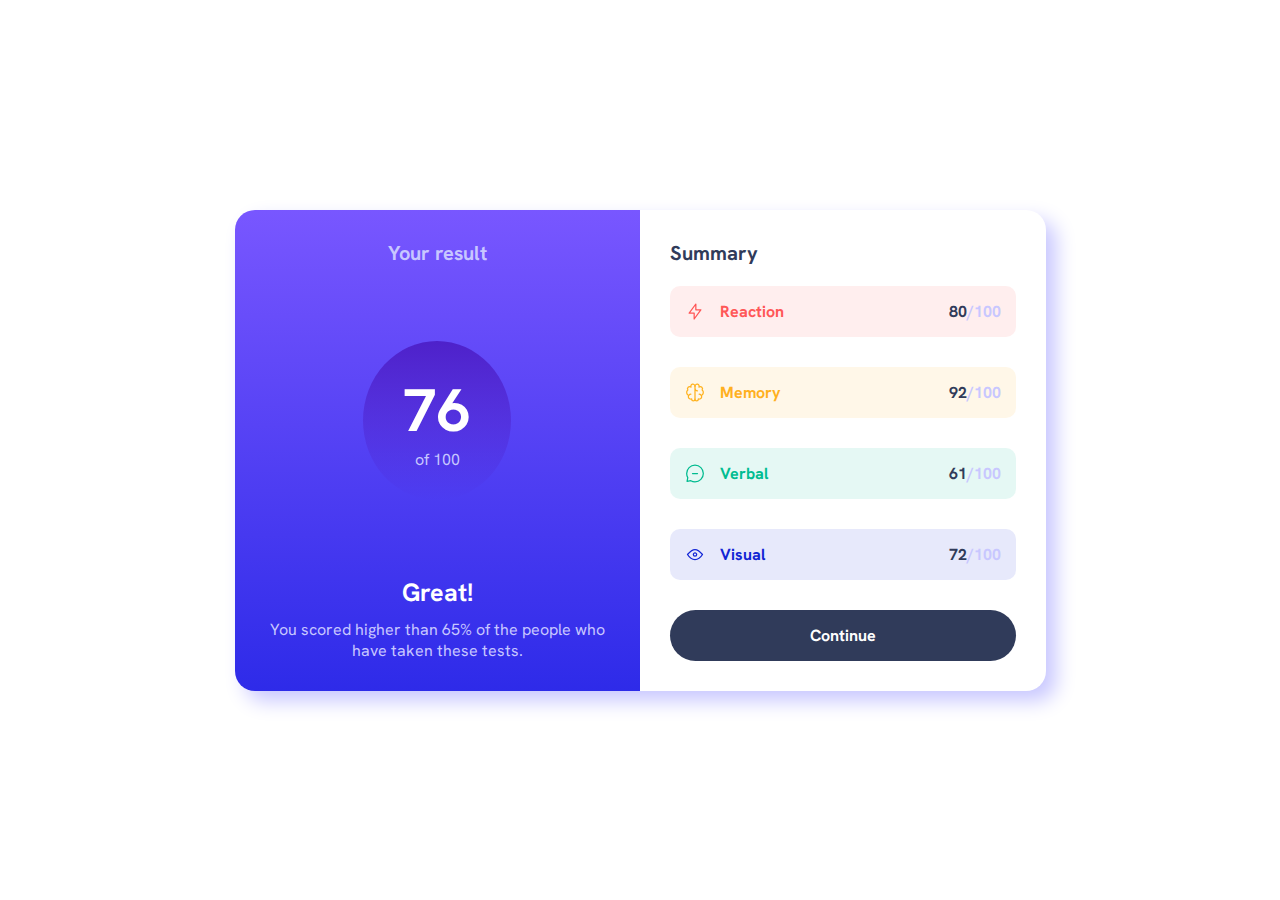
<file: results-summary/index.html>
<!DOCTYPE html>
<html lang="en">
<head>
    <meta charset="UTF-8">
    <meta name="viewport" content="width=device-width, initial-scale=1.0">
    <title>Results Summary</title>
    <link rel="shortcut icon" href="assets/img/favicon-32x32.png" type="image/x-icon">
    <link rel="stylesheet" href="assets/style.css">
</head>
<body>
    <main class="main">
        <div class="card-container">
            <div class="left-side">
                <p id="left-side-title">Your result</p>

                <div class="result-number">
                    <h2>76</h2>
                    <p>of 100</p>
                </div>

                <div class="result-status">
                    <h2>Great!</h2>
                    <p>You scored higher than 65% of the people who have taken these tests.</p>
                </div>
            </div>

            <div class="right-side">
                <p id="right-side-title">Summary</p>

                <div class="topics-list">
                    <div class="topic reaction">
                        <div class="label-topic">
                            <img src="assets/img/icon-reaction.svg" alt="">
                            <p>Reaction</p>
                        </div>

                        <div class="topic-result">
                            <p><span class="topic-result-highlight">80</span>/100</p>
                        </div>
                    </div>

                    <div class="topic memory">
                        <div class="label-topic">
                            <img src="assets/img/icon-memory.svg" alt="">
                            <p>Memory</p>
                        </div>

                        <div class="topic-result">
                            <p><span class="topic-result-highlight">92</span>/100</p>
                        </div>
                    </div>

                    <div class="topic verbal">
                        <div class="label-topic">
                            <img src="assets/img/icon-verbal.svg" alt="">
                            <p>Verbal</p>
                        </div>

                        <div class="topic-result">
                            <p><span class="topic-result-highlight">61</span>/100</p>
                        </div>
                    </div>

                    <div class="topic visual">
                        <div class="label-topic">
                            <img src="assets/img/icon-visual.svg" alt="">
                            <p>Visual</p>
                        </div>

                        <div class="topic-result">
                            <p><span class="topic-result-highlight">72</span>/100</p>
                        </div>
                    </div>
                </div>

                <a href="#" class="btn-continue">Continue</a>
            </div>
        </div>
    </main>
</body>
</html>
</file>
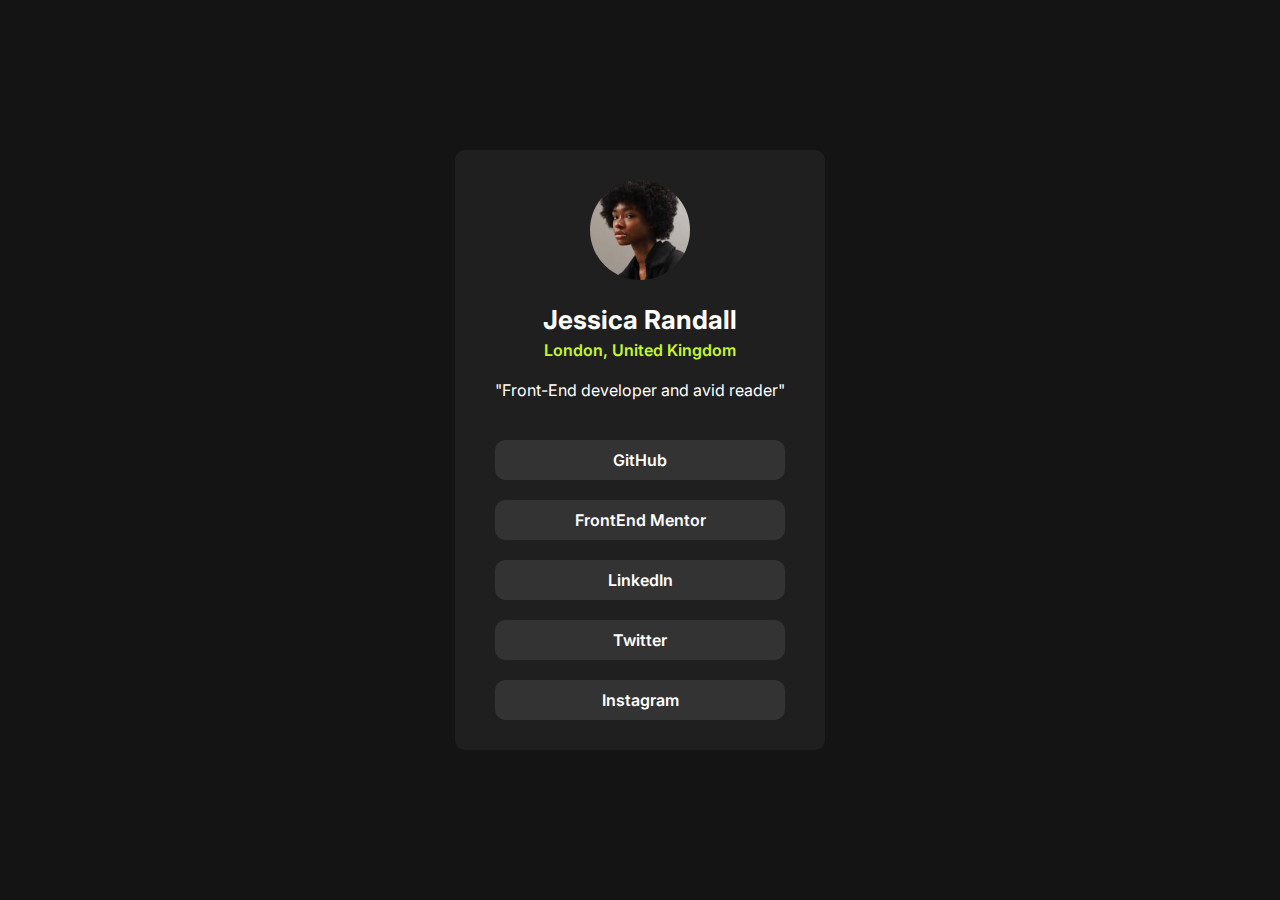
<file: social-links-profile/index.html>
<!DOCTYPE html>
<html lang="en">
<head>
    <meta charset="UTF-8">
    <meta name="viewport" content="width=device-width, initial-scale=1.0">
    <title>Social Links Profile</title>
    <link rel="stylesheet" href="assets/style.css">
    <link rel="shortcut icon" href="assets/img/favicon-32x32.png" type="image/x-icon">
</head>
<body>
    <div class="container">
        <div class="card-container">
            <div class="avatar-image">
                <img src="assets/img/avatar-jessica.jpeg" alt="">
            </div>


            <div class="avatar-info">
                <h1>Jessica Randall</h1>
                <p>London, United Kingdom</p>
            </div>

            <div class="avatar-role">
                <p>"Front-End developer and avid reader"</p>
            </div>

            <div class="links">
                <a href="#" class="link">GitHub</a>
                <a href="#" class="link">FrontEnd Mentor</a>
                <a href="#" class="link">LinkedIn</a>
                <a href="#" class="link">Twitter</a>
                <a href="#" class="link">Instagram</a>
            </div>
        </div>
    </div>
</body>
</html>
</file>
<file: results-summary/assets/style.css>
@import url('https://fonts.googleapis.com/css2?family=Hanken+Grotesk:ital,wght@0,100..900;1,100..900&display=swap');

*{
    margin: 0;
    padding: 0;
    box-sizing: border-box;
}

:root{
    --light-slate-blue: hsl(252, 100%, 67%);
    --light-royal-blue: hsl(241, 81%, 54%);
    --light-lavender: hsl(241, 100%, 89%);
    --violet-blue: hsla(256, 72%, 46%, 1);
    --persian-blue: hsla(241, 72%, 46%, 0);
    --cobalt-blue: hsl(234, 85%, 45%);
    --cobalt-blue-bg: hsl(234, 85%, 45%, 0.1);
    --dark-gray-blue: hsl(224, 30%, 27%);
    --light-red: hsl(0, 100%, 67%);
    --light-red-bg: hsla(0, 100%, 67%, 0.1);
    --orangey-yellow: hsl(39, 100%, 56%);
    --orangey-yellow-bg: hsl(39, 100%, 56%, 0.1);
    --green-teal: hsl(166, 100%, 37%);
    --green-teal-bg: hsl(166, 100%, 37%, 0.1);
    --pale-blue: hsl(221, 100%, 96%);
}

body{
    font-family: "Hanken Grotesk", sans-serif;
    color: #fff;
}

.main{
    width: 100vw;
    height: 100vh;
    display: flex;
    justify-content: center;
    align-items: center;
}

.card-container{
    display: flex;
    box-shadow: 10px 10px 20px var(--light-lavender);
    border-radius: 20px;
}

.left-side{
    width: 50%;
    background-image: linear-gradient(180deg, var(--light-slate-blue) , var(--light-royal-blue) );
    display: flex;
    flex-direction: column;
    align-items: center;
    justify-content: space-between;
    text-align: center;
    border-radius: 20px 0px 0px 20px;
    padding: 30px;
}

.left-side p{
    color: var(--light-lavender);
}

#left-side-title{
    color: var(--light-lavender);
    font-size: 20px;
    font-weight: 700;
    margin-bottom: 20px;
}

.result-number{
    background-image: linear-gradient(0deg, var(--persian-blue),  var(--violet-blue));
    padding: 30px 40px;
    border-radius: 50%;
    margin-bottom: 20px;
}

.result-number h2{
    font-size: 60px;
}

.result-status h2{
    font-size: 25px;
    margin-bottom: 10px;
}

.right-side{
    width: 50%;
    padding: 30px;
    border-radius:  0px 20px 20px 0px;
}

#right-side-title{
    color: var(--dark-gray-blue);
    font-weight: 700;
    font-size: 20px;
    margin-bottom: 20px;
}

.topics-list{
    display: flex;
    flex-direction: column;
    gap: 30px;
    margin-bottom: 30px;
}

.topic{
    display: flex;
    justify-content: space-between;
    padding: 15px;
    border-radius: 10px;
}

.label-topic{
    display: flex;
    gap: 15px;
    font-weight: 700;
}

.topic-result p{
    color: var(--light-lavender);
    font-weight: 700;
}

.topic-result-highlight {
    color: var(--dark-gray-blue);
}

.reaction{
    color: var(--light-red);
    background-color: var(--light-red-bg);
}

.memory{
    color: var(--orangey-yellow);
    background-color: var(--orangey-yellow-bg);
}

.verbal{
    color: var(--green-teal);
    background-color: var(--green-teal-bg);
}

.visual{
    color: var(--cobalt-blue);
    background-color: var(--cobalt-blue-bg);
}

.btn-continue{
    background-color: var(--dark-gray-blue);
    width: 100%;
    display: inline-block;
    color: #fff;
    text-decoration: none;
    padding: 15px;
    border-radius: 50px;
    text-align: center;
    font-weight: 700;
}

.btn-continue:hover{
    background-image: linear-gradient(180deg, var(--light-slate-blue) , var(--light-royal-blue) );
}

@media (max-width: 900px){
    .card-container{
        width: 80%;
    }
}

@media (max-width: 720px){
    .label-topic img{
        display: none;
    }
}

@media (max-width: 600px) {
    .card-container{
        flex-direction: column;
    }

    .left-side{
        width: 100%;
        border-radius: 20px 20px 0px 0px;
    }

    .right-side{
        width: 100%;
    }

    .label-topic img{
        display: inline-block;
    }
}

@media (max-width: 400px) {
    .result-status p{
        display: none;
    }

    .label-topic img{
        display: none;
    }
}
</file>
<file: social-links-profile/assets/style.css>
/* Font */

@import url('https://fonts.googleapis.com/css2?family=Inter:wght@100..900&display=swap');

/* General */

:root{
    --green: hsl(75, 94%, 57%);
    --white: hsl(0, 0%, 100%);
    --grey: hsl(0, 0%, 20%);
    --dark-gray: hsl(0, 0%, 12%);
    --off-black: hsl(0, 0%, 8%);
}

*{
    margin: 0;
    padding: 0;
    box-sizing: border-box;
    font-family: "Inter", sans-serif;
}

body {
    background-color: var(--off-black);
}

.container{
    width: 100vw;
    height: 100vh;
    display: flex;
    justify-content: center;
    align-items: center;
}

/* Card */

.card-container{
    background-color: var(--dark-gray);
    display: flex;
    flex-direction: column;
    border-radius: 10px;
    align-items: center;
    padding: 30px 40px;
    text-align: center;
}

.avatar-image img{
    border-radius: 50%;
    width: 100px;
    margin-bottom: 20px;
}

.avatar-info h1{
    color: var(--white);
    font-size: 26px;
    margin-bottom: 5px;
}

.avatar-info p{
    color: var(--green);
    font-weight: 600;
    margin-bottom: 20px;
}

.avatar-role{
    color: var(--white);
}

.links{
    display: flex;
    flex-direction: column;
    gap: 20px;
    margin-top: 40px;
    width: 100%;
}

.link{
    text-decoration: none;
    color: var(--white);
    background-color: var(--grey);
    width: 100%;
    padding: 10px;
    border-radius: 10px;
    font-weight: 600;
    transition: ease 0.7s;
}

.link:hover{
    color: var(--dark-gray);
    background-color: var(--green);
}
</file>
